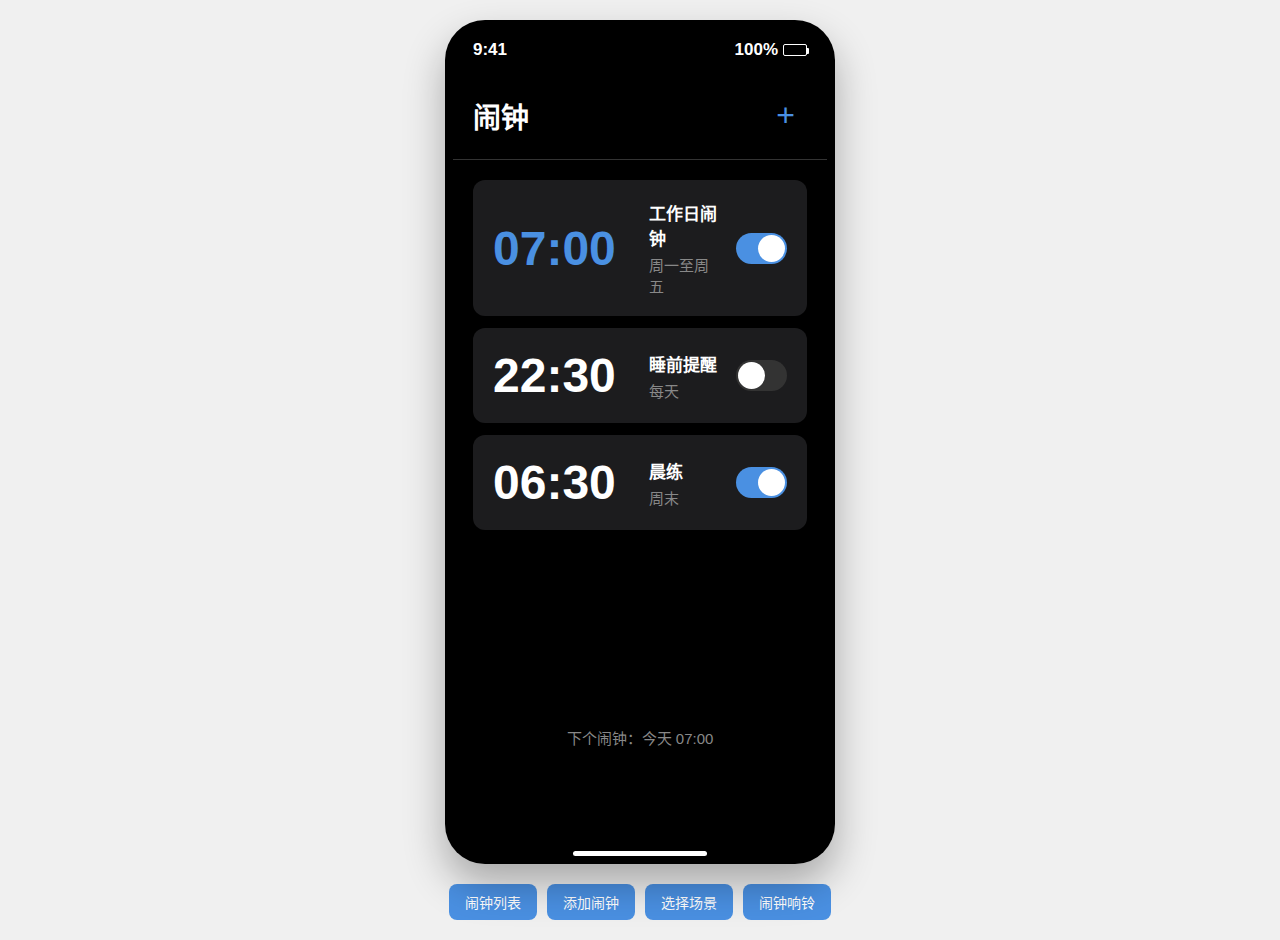
<file: alarm-app-mockups/index.html>
<!DOCTYPE html>
<html lang="zh-CN">

<head>
    <meta charset="UTF-8">
    <meta name="viewport" content="width=device-width, initial-scale=1.0">
    <title>iOS闹钟应用 - 高保真原型</title>
    <link rel="stylesheet" href="styles.css">
</head>

<body>
    <div class="device-frame">
        <div class="status-bar">
            <div class="status-left">
                <span class="time">9:41</span>
            </div>
            <div class="status-right">
                <span class="battery">100%</span>
                <div class="battery-icon"></div>
            </div>
        </div>

        <div class="app-container">
            <!-- 闹钟列表界面 -->
            <div class="screen active" id="alarm-list">
                <header class="nav-header">
                    <h1>闹钟</h1>
                    <button class="add-btn">+</button>
                </header>

                <div class="alarm-list">
                    <div class="alarm-card active">
                        <div class="alarm-time">07:00</div>
                        <div class="alarm-details">
                            <div class="alarm-label">工作日闹钟</div>
                            <div class="alarm-repeat">周一至周五</div>
                        </div>
                        <div class="alarm-toggle on"></div>
                    </div>

                    <div class="alarm-card">
                        <div class="alarm-time">22:30</div>
                        <div class="alarm-details">
                            <div class="alarm-label">睡前提醒</div>
                            <div class="alarm-repeat">每天</div>
                        </div>
                        <div class="alarm-toggle"></div>
                    </div>

                    <div class="alarm-card">
                        <div class="alarm-time">06:30</div>
                        <div class="alarm-details">
                            <div class="alarm-label">晨练</div>
                            <div class="alarm-repeat">周末</div>
                        </div>
                        <div class="alarm-toggle on"></div>
                    </div>
                </div>

                <div class="next-alarm">
                    <span>下个闹钟：今天 07:00</span>
                </div>
            </div>

            <!-- 闹钟设置界面 -->
            <div class="screen" id="alarm-setup">
                <header class="nav-header">
                    <button class="back-btn">取消</button>
                    <h1>添加闹钟</h1>
                    <button class="save-btn">保存</button>
                </header>

                <div class="time-picker">
                    <div class="time-display">07:00</div>
                    <div class="am-pm-toggle">
                        <button class="am active">上午</button>
                        <button class="pm">下午</button>
                    </div>
                </div>

                <div class="settings-list">
                    <div class="setting-item">
                        <span class="setting-label">标签</span>
                        <span class="setting-value">闹钟</span>
                        <span class="chevron">></span>
                    </div>

                    <div class="setting-item">
                        <span class="setting-label">重复</span>
                        <span class="setting-value">永不</span>
                        <span class="chevron">></span>
                    </div>

                    <div class="setting-item">
                        <span class="setting-label">铃声</span>
                        <span class="setting-value">雷达</span>
                        <span class="chevron">></span>
                    </div>

                    <div class="setting-item">
                        <span class="setting-label">贪睡</span>
                        <div class="toggle-switch on"></div>
                    </div>
                </div>
            </div>

            <!-- 场景选择界面 -->
            <div class="screen" id="scenarios">
                <header class="nav-header">
                    <button class="back-btn">
                        < 返回</button>
                            <h1>选择场景</h1>
                </header>

                <div class="scenarios-container">
                    <div class="scenarios-grid">
                        <div class="scenario-card" data-scenario="work">
                            <div class="scenario-icon">💼</div>
                            <div class="scenario-name">工作场景</div>
                            <div class="scenario-desc">会议管理、任务提醒、休息调整</div>
                        </div>

                        <div class="scenario-card" data-scenario="study">
                            <div class="scenario-icon">📚</div>
                            <div class="scenario-name">学习场景</div>
                            <div class="scenario-desc">课程管理、考试作业、自主学习</div>
                        </div>

                        <div class="scenario-card" data-scenario="health">
                            <div class="scenario-icon">❤️</div>
                            <div class="scenario-name">健康运动</div>
                            <div class="scenario-desc">日常健康、药物提醒、运动锻炼</div>
                        </div>

                        <div class="scenario-card" data-scenario="family">
                            <div class="scenario-icon">🏠</div>
                            <div class="scenario-name">家庭生活</div>
                            <div class="scenario-desc">家务管理、儿童照顾、宠物护理</div>
                        </div>

                        <div class="scenario-card" data-scenario="cooking">
                            <div class="scenario-icon">🍳</div>
                            <div class="scenario-name">厨房烹饪</div>
                            <div class="scenario-desc">食材准备、烹饪计时、烘焙活动</div>
                        </div>

                        <div class="scenario-card" data-scenario="transport">
                            <div class="scenario-icon">🚗</div>
                            <div class="scenario-name">交通出行</div>
                            <div class="scenario-desc">日常通勤、长途旅行、车辆维护</div>
                        </div>

                        <div class="scenario-card" data-scenario="social">
                            <div class="scenario-icon">👥</div>
                            <div class="scenario-name">社交活动</div>
                            <div class="scenario-desc">社交约会、人际维护、社交礼仪</div>
                        </div>

                        <div class="scenario-card" data-scenario="personal">
                            <div class="scenario-icon">💆</div>
                            <div class="scenario-name">个人护理</div>
                            <div class="scenario-desc">日常清洁、皮肤护理、美容美发</div>
                        </div>

                        <div class="scenario-card" data-scenario="entertainment">
                            <div class="scenario-icon">🎮</div>
                            <div class="scenario-name">休闲娱乐</div>
                            <div class="scenario-desc">数字娱乐、户外活动、文化娱乐</div>
                        </div>

                        <div class="scenario-card" data-scenario="special">
                            <div class="scenario-icon">🎉</div>
                            <div class="scenario-name">特殊场合</div>
                            <div class="scenario-desc">节日庆典、重要时刻、纪念活动</div>
                        </div>
                        <!-- 在现有场景卡片后添加 -->
                        <div class="scenario-card" data-scenario="finance">
                            <div class="scenario-icon">💰</div>
                            <div class="scenario-name">财务管理</div>
                            <div class="scenario-desc">投资理财、预算控制、税务合规</div>
                        </div>

                        <div class="scenario-card" data-scenario="digital">
                            <div class="scenario-icon">📱</div>
                            <div class="scenario-name">数字健康</div>
                            <div class="scenario-desc">屏幕时间、内容创作、网络安全</div>
                        </div>

                        <div class="scenario-card" data-scenario="hobby">
                            <div class="scenario-icon">🎨</div>
                            <div class="scenario-name">兴趣爱好</div>
                            <div class="scenario-desc">阅读计划、乐器练习、园艺创作</div>
                        </div>

                        <div class="scenario-card" data-scenario="community">
                            <div class="scenario-icon">🏘️</div>
                            <div class="scenario-name">社区邻里</div>
                            <div class="scenario-desc">社区活动、邻里互助、环保行动</div>
                        </div>

                        <div class="scenario-card" data-scenario="safety">
                            <div class="scenario-icon">🛡️</div>
                            <div class="scenario-name">安全防护</div>
                            <div class="scenario-desc">安全检查、紧急联系、天气预警</div>
                        </div>

                        <div class="scenario-card" data-scenario="growth">
                            <div class="scenario-icon">🌟</div>
                            <div class="scenario-name">个人成长</div>
                            <div class="scenario-desc">自我反思、目标管理、心理健康</div>
                        </div>

                    </div>
                </div>
            </div>

            <!-- 场景模板列表界面 -->
            <div class="screen" id="scenario-templates">
                <header class="nav-header">
                    <button class="back-btn">
                        < 返回</button>
                            <h1 id="scenario-title">工作场景模板</h1>
                </header>

                <div class="templates-container">
                    <div class="templates-list" id="templates-list">
                        <!-- 模板内容将通过JavaScript动态生成 -->
                    </div>
                </div>
            </div>

            <!-- 闹钟响铃界面 -->
            <div class="screen" id="alarm-alert">
                <div class="alert-container">
                    <div class="alert-time">07:00</div>
                    <div class="alert-label">工作日闹钟</div>
                    <div class="alert-date">周一，12月25日</div>

                    <div class="alert-actions">
                        <button class="snooze-btn">贪睡</button>
                        <button class="stop-btn">停止</button>
                    </div>
                </div>
            </div>
        </div>

        <div class="home-indicator"></div>
    </div>

    <div class="controls">
        <button data-screen="alarm-list">闹钟列表</button>
        <button data-screen="alarm-setup">添加闹钟</button>
        <button data-screen="scenarios">选择场景</button>
        <button data-screen="alarm-alert">闹钟响铃</button>
    </div>

    <script src="script.js"></script>
</body>

</html>
</file>
<file: alarm-app-mockups/styles.css>
/* iOS闹钟应用样式 */
* {
    margin: 0;
    padding: 0;
    box-sizing: border-box;
}

body {
    font-family: -apple-system, BlinkMacSystemFont, 'Segoe UI', Roboto, sans-serif;
    background: #f0f0f0;
    display: flex;
    flex-direction: column;
    align-items: center;
    justify-content: center;
    min-height: 100vh;
    padding: 20px;
}

/* 设备框架 */
.device-frame {
    width: 390px;
    height: 844px;
    background: #000;
    border-radius: 40px;
    padding: 8px;
    box-shadow: 0 20px 40px rgba(0,0,0,0.3);
    position: relative;
}

/* 状态栏 */
.status-bar {
    height: 44px;
    display: flex;
    justify-content: space-between;
    align-items: center;
    padding: 0 20px;
    color: #fff;
    font-size: 17px;
    font-weight: 600;
}

.status-right {
    display: flex;
    align-items: center;
    gap: 5px;
}

.battery-icon {
    width: 24px;
    height: 12px;
    border: 1px solid #fff;
    border-radius: 2px;
    position: relative;
}

.battery-icon::after {
    content: '';
    position: absolute;
    right: -3px;
    top: 3px;
    width: 2px;
    height: 6px;
    background: #fff;
    border-radius: 0 1px 1px 0;
}

/* 应用容器 */
.app-container {
    background: #000;
    border-radius: 32px;
    height: calc(100% - 52px);
    overflow: hidden;
    position: relative;
}

/* 屏幕切换 */
.screen {
    position: absolute;
    top: 0;
    left: 0;
    width: 100%;
    height: 100%;
    background: #000;
    transform: translateX(100%);
    transition: transform 0.3s ease;
}

.screen.active {
    transform: translateX(0);
}

/* 导航头部 */
.nav-header {
    height: 88px;
    display: flex;
    align-items: center;
    justify-content: space-between;
    padding: 0 20px;
    background: #000;
    border-bottom: 1px solid #333;
}

.nav-header h1 {
    color: #fff;
    font-size: 28px;
    font-weight: bold;
}

.add-btn, .back-btn, .save-btn {
    background: none;
    border: none;
    color: #4A90E2;
    font-size: 17px;
    cursor: pointer;
    padding: 8px 12px;
}

.add-btn {
    font-size: 32px;
    font-weight: 300;
}

/* 闹钟列表 */
.alarm-list {
    padding: 20px;
    flex: 1;
}

.alarm-card {
    background: #1C1C1E;
    border-radius: 12px;
    padding: 20px;
    margin-bottom: 12px;
    display: flex;
    align-items: center;
    gap: 16px;
}

.alarm-time {
    font-size: 48px;
    font-weight: bold;
    color: #fff;
    min-width: 140px;
}

.alarm-card.active .alarm-time {
    color: #4A90E2;
}

.alarm-details {
    flex: 1;
}

.alarm-label {
    color: #fff;
    font-size: 17px;
    font-weight: 600;
    margin-bottom: 4px;
}

.alarm-repeat {
    color: #888;
    font-size: 15px;
}

.alarm-toggle {
    width: 51px;
    height: 31px;
    background: #333;
    border-radius: 16px;
    position: relative;
    cursor: pointer;
    transition: background 0.3s ease;
}

.alarm-toggle.on {
    background: #4A90E2;
}

.alarm-toggle::after {
    content: '';
    position: absolute;
    top: 2px;
    left: 2px;
    width: 27px;
    height: 27px;
    background: #fff;
    border-radius: 50%;
    transition: transform 0.3s ease;
}

.alarm-toggle.on::after {
    transform: translateX(20px);
}

.next-alarm {
    position: absolute;
    bottom: 100px;
    left: 20px;
    right: 20px;
    text-align: center;
    color: #888;
    font-size: 15px;
}

/* 时间选择器 */
.time-picker {
    padding: 40px 20px;
    text-align: center;
    background: #1C1C1E;
    margin: 20px;
    border-radius: 12px;
}

.time-display {
    font-size: 72px;
    font-weight: 300;
    color: #4A90E2;
    margin-bottom: 20px;
}

.am-pm-toggle {
    display: flex;
    background: #333;
    border-radius: 8px;
    overflow: hidden;
    width: 120px;
    margin: 0 auto;
}

.am-pm-toggle button {
    flex: 1;
    padding: 8px;
    background: none;
    border: none;
    color: #888;
    font-size: 15px;
    cursor: pointer;
}

.am-pm-toggle button.active {
    background: #4A90E2;
    color: #fff;
}

/* 设置列表 */
.settings-list {
    margin: 20px;
}

.setting-item {
    background: #1C1C1E;
    padding: 16px 20px;
    display: flex;
    align-items: center;
    justify-content: space-between;
    border-bottom: 1px solid #333;
}

.setting-item:first-child {
    border-radius: 12px 12px 0 0;
}

.setting-item:last-child {
    border-radius: 0 0 12px 12px;
    border-bottom: none;
}

.setting-label {
    color: #fff;
    font-size: 17px;
}

.setting-value {
    color: #888;
    font-size: 17px;
}

.chevron {
    color: #666;
    font-size: 17px;
}

.toggle-switch {
    width: 51px;
    height: 31px;
    background: #333;
    border-radius: 16px;
    position: relative;
    cursor: pointer;
    transition: background 0.3s ease;
}

.toggle-switch.on {
    background: #4A90E2;
}

.toggle-switch::after {
    content: '';
    position: absolute;
    top: 2px;
    left: 2px;
    width: 27px;
    height: 27px;
    background: #fff;
    border-radius: 50%;
    transition: transform 0.3s ease;
}

.toggle-switch.on::after {
    transform: translateX(20px);
}

/* 为更多场景卡片优化滚动 */
.scenarios-container {
    height: calc(100% - 88px);
    overflow-y: auto;
    padding: 20px;
    padding-bottom: 40px; /* 增加底部间距 */
}

/* 场景网格 */
.scenarios-grid {
    display: grid;
    grid-template-columns: repeat(2, 1fr);
    gap: 16px;
    max-height: calc(100vh - 200px);
    overflow-y: auto;
}

.scenario-card {
    background: #1C1C1E;
    border-radius: 12px;
    padding: 20px;
    text-align: center;
    cursor: pointer;
    transition: all 0.2s ease;
    border: 2px solid transparent;
}

.scenario-card:hover {
    transform: scale(0.98);
    border-color: #4A90E2;
}

.scenario-card.selected {
    border-color: #4A90E2;
    background: rgba(74, 144, 226, 0.1);
}

.scenario-icon {
    font-size: 36px;
    margin-bottom: 12px;
    display: block;
}

.scenario-name {
    color: #fff;
    font-size: 16px;
    font-weight: 600;
    margin-bottom: 8px;
}

.scenario-desc {
    color: #888;
    font-size: 13px;
    line-height: 1.4;
}

/* 模板列表 */
.templates-container {
    height: calc(100% - 88px);
    overflow-y: auto;
    padding: 20px;
}

.templates-list {
    display: flex;
    flex-direction: column;
    gap: 12px;
}

.template-card {
    background: #1C1C1E;
    border-radius: 12px;
    padding: 20px;
    cursor: pointer;
    transition: all 0.2s ease;
    border: 1px solid #333;
}

.template-card:hover {
    border-color: #4A90E2;
    transform: translateY(-2px);
}

.template-header {
    display: flex;
    align-items: center;
    gap: 12px;
    margin-bottom: 12px;
}

.template-icon {
    font-size: 24px;
    width: 40px;
    height: 40px;
    background: rgba(74, 144, 226, 0.2);
    border-radius: 8px;
    display: flex;
    align-items: center;
    justify-content: center;
}

.template-info {
    flex: 1;
}

.template-name {
    color: #fff;
    font-size: 17px;
    font-weight: 600;
    margin-bottom: 4px;
}

.template-category {
    color: #4A90E2;
    font-size: 13px;
    font-weight: 500;
}

.template-desc {
    color: #888;
    font-size: 15px;
    line-height: 1.4;
    margin-bottom: 12px;
}

.template-details {
    display: flex;
    justify-content: space-between;
    align-items: center;
}

.template-time {
    color: #50E3C2;
    font-size: 14px;
    font-weight: 500;
}

.template-frequency {
    color: #666;
    font-size: 13px;
}

/* 闹钟响铃界面 */
#alarm-alert {
    background: linear-gradient(135deg, #4A90E2, #50E3C2);
}

.alert-container {
    display: flex;
    flex-direction: column;
    align-items: center;
    justify-content: center;
    height: 100%;
    text-align: center;
    padding: 40px;
}

.alert-time {
    font-size: 96px;
    font-weight: 300;
    color: #fff;
    margin-bottom: 16px;
}

.alert-label {
    font-size: 24px;
    font-weight: 600;
    color: #fff;
    margin-bottom: 8px;
}

.alert-date {
    font-size: 17px;
    color: rgba(255,255,255,0.8);
    margin-bottom: 60px;
}

.alert-actions {
    display: flex;
    gap: 40px;
}

.snooze-btn, .stop-btn {
    width: 80px;
    height: 80px;
    border-radius: 50%;
    border: none;
    font-size: 15px;
    font-weight: 600;
    cursor: pointer;
    transition: transform 0.2s ease;
}

.snooze-btn {
    background: rgba(255,255,255,0.3);
    color: #fff;
}

.stop-btn {
    background: #fff;
    color: #333;
}

.snooze-btn:hover, .stop-btn:hover {
    transform: scale(0.9);
}

/* Home指示器 */
.home-indicator {
    position: absolute;
    bottom: 8px;
    left: 50%;
    transform: translateX(-50%);
    width: 134px;
    height: 5px;
    background: #fff;
    border-radius: 3px;
}

/* 控制按钮 */
.controls {
    margin-top: 20px;
    display: flex;
    gap: 10px;
    flex-wrap: wrap;
    justify-content: center;
}

.controls button {
    padding: 8px 16px;
    background: #4A90E2;
    color: #fff;
    border: none;
    border-radius: 8px;
    cursor: pointer;
    font-size: 14px;
}

.controls button:hover {
    background: #357ABD;
}

/* 响应式设计 */
@media (max-width: 480px) {
    .device-frame {
        width: 350px;
        height: 760px;
    }
    
    .controls {
        flex-direction: column;
        align-items: center;
    }
    
    .controls button {
        width: 200px;
    }
}
</file>
